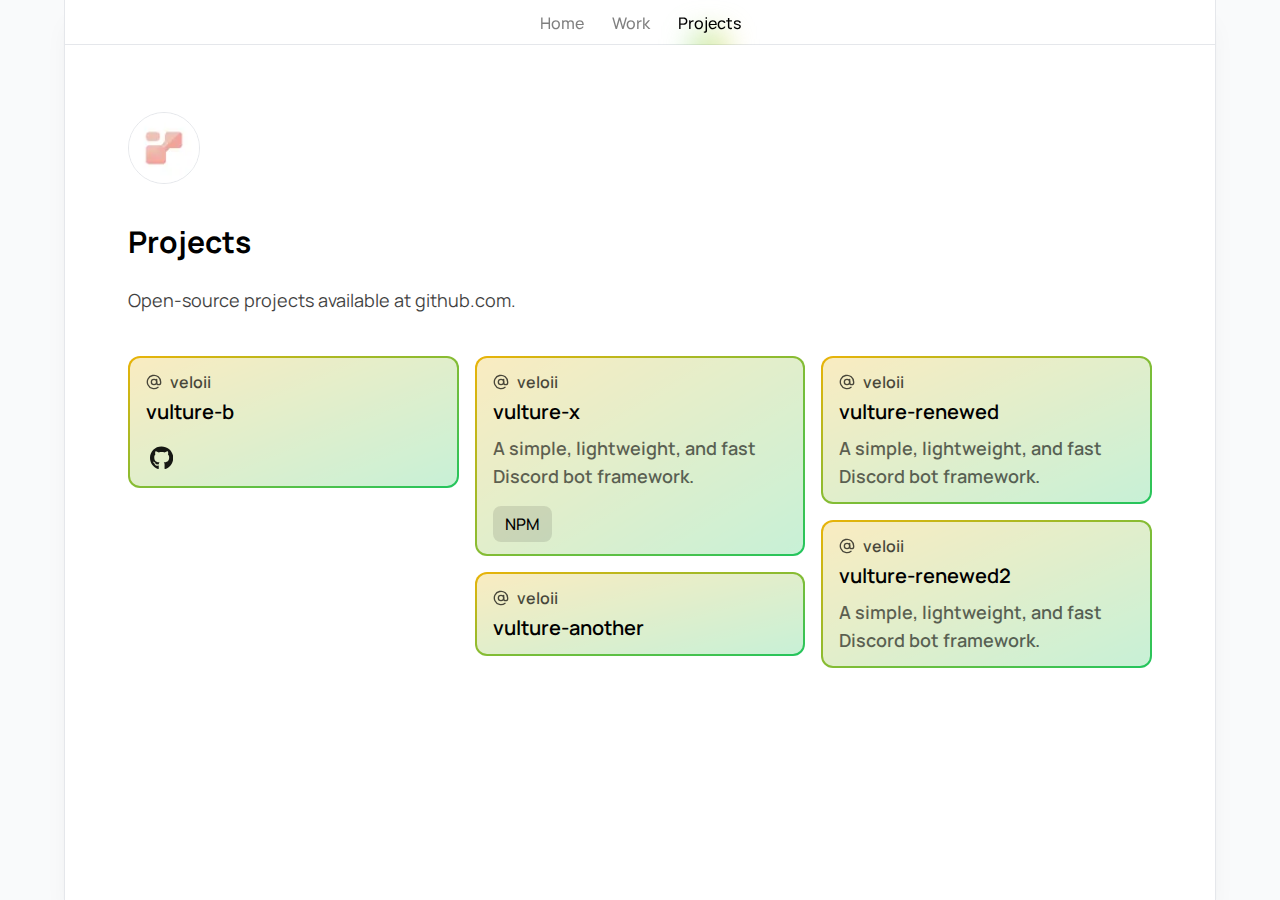
<file: projects/index.html>
<!DOCTYPE html><html lang="en"><head><meta charset="UTF-8"><meta name="description" content="Astro description"><meta name="viewport" content="width=device-width"><link rel="icon" type="image/svg+xml" href="/favicon.svg"><meta name="generator" content="Astro v3.2.2"><title>Welcome to Astro.</title><meta name="astro-view-transitions-enabled" content="true"><meta name="astro-view-transitions-fallback" content="animate"><link rel="stylesheet" href="/_astro/index.d6233dea.css" />
<style>@keyframes astroFadeInOut{0%{opacity:1}to{opacity:0}}@keyframes astroFadeIn{0%{opacity:0}}@keyframes astroFadeOut{to{opacity:0}}@keyframes astroSlideFromRight{0%{transform:translate(100%)}}@keyframes astroSlideFromLeft{0%{transform:translate(-100%)}}@keyframes astroSlideToRight{to{transform:translate(100%)}}@keyframes astroSlideToLeft{to{transform:translate(-100%)}}@media (prefers-reduced-motion){::view-transition-group(*),::view-transition-old(*),::view-transition-new(*){animation:none!important}[data-astro-transition-scope]{animation:none!important}}
</style><script type="module" src="/_astro/hoisted.4c254732.js"></script><style>[data-astro-transition-scope="astro-7g36kj3v-1"] { view-transition-name: vulture-b; }</style><style>[data-astro-transition-scope="astro-7g36kj3v-2"] { view-transition-name: vulture-x; }</style><style>[data-astro-transition-scope="astro-7g36kj3v-3"] { view-transition-name: vulture-another; }</style><style>[data-astro-transition-scope="astro-7g36kj3v-4"] { view-transition-name: vulture-renewed; }</style><style>[data-astro-transition-scope="astro-7g36kj3v-5"] { view-transition-name: vulture-renewed2; }</style><style>[data-astro-transition-scope="astro-p2otjhr2-6"] { view-transition-name: nav-key-; }</style><style>[data-astro-transition-scope="astro-p2otjhr2-7"] { view-transition-name: nav-key-_work; }</style><style>[data-astro-transition-scope="astro-p2otjhr2-8"] { view-transition-name: nav-key-_projects; }</style><style>[data-astro-transition-scope="astro-rvgpfvqh-9"] { view-transition-name: nav-key; }</style></head><body class="dark:bg-black bg-gray-50 flex justify-center dark:text-white"><main class="max-w-6xl flex justify-center w-full min-h-screen dark:bg-neutral-950 bg-white shadow-xl shadow-black/5 border-x dark:border-x-neutral-800"><div class="max-w-5xl space-y-8 xl:px-0 lg:px-5 md:px-10 px-5 w-full pb-24"><div id="header-root" class="left-0 w-full z-50 fixed rounded-full transition-all duration-500 ease-in-out" data-astro-cid-526kr6un><div id="header-wrapper" class="p-[1px] max-w-6xl mx-auto transition-all duration-500 ease-in-out overflow-hidden" data-astro-cid-526kr6un><div id="header" class="flex-row text-base justify-center font-medium dark:text-white/50 text-black/50 items-center px-8 flex gap-7 border-b dark:border-b-neutral-800 h-11 duration-500 transition-all ease-in-out" data-astro-cid-526kr6un><div class="relative h-full flex flex-col justify-center" data-astro-cid-526kr6un><a href="/" role="button" aria-label="Navigate to Home" class="cursor-pointer z-20 relative dark:text-white/50 text-black/50" data-astro-cid-526kr6un data-astro-transition-scope="astro-p2otjhr2-6">Home</a></div><div class="relative h-full flex flex-col justify-center" data-astro-cid-526kr6un><a href="/work" role="button" aria-label="Navigate to Work" class="cursor-pointer z-20 relative dark:text-white/50 text-black/50" data-astro-cid-526kr6un data-astro-transition-scope="astro-p2otjhr2-7">Work</a></div><div class="relative h-full flex flex-col justify-center" data-astro-cid-526kr6un><a href="/projects" role="button" aria-label="Navigate to Projects" class="cursor-pointer z-20 relative dark:text-white text-black" data-astro-cid-526kr6un data-astro-transition-scope="astro-p2otjhr2-8">Projects</a><div class="h-[45px] left-[-50px] bottom-[-1px] w-[calc(100%+100px)] absolute pointer-events-none z-10 overflow-hidden" data-astro-cid-526kr6un data-astro-transition-scope="astro-rvgpfvqh-9"><div class="bg-gradient-to-l dark:from-primary-600 dark:to-accent-600 from-primary-400 to-accent-400 blur-lg -bottom-5 absolute w-6 left-1/2 -translate-x-1/2 h-7" data-astro-cid-526kr6un></div></div></div></div></div></div><div class="pt-12"></div><div class="flex-col flex gap-10"><div><img src="/_astro/icon.ac4c6b6b_ZWcczO.webp" alt="Icon" class="rounded-full mb-10 dark:border-0 border" width="72" height="72" loading="lazy" decoding="async"><h2>Projects</h2><p class="text-lg mt-6 leading-8 max-w-2xl opacity-75">Open-source projects available at github.com.</p></div><div class="columns-xs gap-4"><div class="w-full pb-4"><div class="rounded-xl p-[2px] overflow-hidden bg-gradient-to-br from-primary-500 to-accent-500" data-astro-transition-scope="astro-7g36kj3v-1"><div class="rounded-[10px] py-3 px-4 bg-white/75 dark:bg-black/75"><div class="flex gap-2 items-center mb-1 opacity-70"><svg viewBox="0 0 24 24" class="h-4" astro-icon="feather:at-sign"><g fill="none" stroke="currentColor" stroke-linecap="round" stroke-linejoin="round" stroke-width="2"><circle cx="12" cy="12" r="4"/><path d="M16 8v5a3 3 0 0 0 6 0v-1a10 10 0 1 0-3.92 7.94"/></g></svg><p class="font-semibold">veloii</p></div><span class="font-semibold text-xl">vulture-b</span><div class="flex justify-between mt-4"><div class="flex gap-4 p-1"><a class="inline-flex items-center rounded-lg text-base font-medium dark:text-white text-black transition-opacity opacity-90 hover:opacity-70" href="https://example.com" target="_blank"><svg viewBox="0 0 496 512" class="h-6" astro-icon="fa-brands:github"><path fill="currentColor" d="M165.9 397.4c0 2-2.3 3.6-5.2 3.6-3.3.3-5.6-1.3-5.6-3.6 0-2 2.3-3.6 5.2-3.6 3-.3 5.6 1.3 5.6 3.6zm-31.1-4.5c-.7 2 1.3 4.3 4.3 4.9 2.6 1 5.6 0 6.2-2s-1.3-4.3-4.3-5.2c-2.6-.7-5.5.3-6.2 2.3zm44.2-1.7c-2.9.7-4.9 2.6-4.6 4.9.3 2 2.9 3.3 5.9 2.6 2.9-.7 4.9-2.6 4.6-4.6-.3-1.9-3-3.2-5.9-2.9zM244.8 8C106.1 8 0 113.3 0 252c0 110.9 69.8 205.8 169.5 239.2 12.8 2.3 17.3-5.6 17.3-12.1 0-6.2-.3-40.4-.3-61.4 0 0-70 15-84.7-29.8 0 0-11.4-29.1-27.8-36.6 0 0-22.9-15.7 1.6-15.4 0 0 24.9 2 38.6 25.8 21.9 38.6 58.6 27.5 72.9 20.9 2.3-16 8.8-27.1 16-33.7-55.9-6.2-112.3-14.3-112.3-110.5 0-27.5 7.6-41.3 23.6-58.9-2.6-6.5-11.1-33.3 2.6-67.9 20.9-6.5 69 27 69 27 20-5.6 41.5-8.5 62.8-8.5s42.8 2.9 62.8 8.5c0 0 48.1-33.6 69-27 13.7 34.7 5.2 61.4 2.6 67.9 16 17.7 25.8 31.5 25.8 58.9 0 96.5-58.9 104.2-114.8 110.5 9.2 7.9 17 22.9 17 46.4 0 33.7-.3 75.4-.3 83.6 0 6.5 4.6 14.4 17.3 12.1C428.2 457.8 496 362.9 496 252 496 113.3 383.5 8 244.8 8zM97.2 352.9c-1.3 1-1 3.3.7 5.2 1.6 1.6 3.9 2.3 5.2 1 1.3-1 1-3.3-.7-5.2-1.6-1.6-3.9-2.3-5.2-1zm-10.8-8.1c-.7 1.3.3 2.9 2.3 3.9 1.6 1 3.6.7 4.3-.7.7-1.3-.3-2.9-2.3-3.9-2-.6-3.6-.3-4.3.7zm32.4 35.6c-1.6 1.3-1 4.3 1.3 6.2 2.3 2.3 5.2 2.6 6.5 1 1.3-1.3.7-4.3-1.3-6.2-2.2-2.3-5.2-2.6-6.5-1zm-11.4-14.7c-1.6 1-1.6 3.6 0 5.9 1.6 2.3 4.3 3.3 5.6 2.3 1.6-1.3 1.6-3.9 0-6.2-1.4-2.3-4-3.3-5.6-2z"/></svg></a></div></div></div></div></div><div class="w-full pb-4"><div class="rounded-xl p-[2px] overflow-hidden bg-gradient-to-br from-primary-500 to-accent-500" data-astro-transition-scope="astro-7g36kj3v-2"><div class="rounded-[10px] py-3 px-4 bg-white/75 dark:bg-black/75"><div class="flex gap-2 items-center mb-1 opacity-70"><svg viewBox="0 0 24 24" class="h-4" astro-icon="feather:at-sign"><g fill="none" stroke="currentColor" stroke-linecap="round" stroke-linejoin="round" stroke-width="2"><circle cx="12" cy="12" r="4"/><path d="M16 8v5a3 3 0 0 0 6 0v-1a10 10 0 1 0-3.92 7.94"/></g></svg><p class="font-semibold">veloii</p></div><span class="font-semibold text-xl">vulture-x</span><p class="text-lg pt-2 font-semibold opacity-60">A simple, lightweight, and fast Discord bot framework.</p><div class="flex justify-between mt-4"><div class="flex gap-2"><a class="inline-flex items-center px-3 py-1.5 text-base font-medium dark:bg-white/10 dark:hover:bg-white/20 dark:text-white bg-black/10 hover:bg-black/20 text-black transition-colors false rounded-lg" href="https://example.com" target="_blank">NPM</a></div><div class="flex gap-4 p-1"></div></div></div></div></div><div class="w-full pb-4"><div class="rounded-xl p-[2px] overflow-hidden bg-gradient-to-br from-primary-500 to-accent-500" data-astro-transition-scope="astro-7g36kj3v-3"><div class="rounded-[10px] py-3 px-4 bg-white/75 dark:bg-black/75"><div class="flex gap-2 items-center mb-1 opacity-70"><svg viewBox="0 0 24 24" class="h-4" astro-icon="feather:at-sign"><g fill="none" stroke="currentColor" stroke-linecap="round" stroke-linejoin="round" stroke-width="2"><circle cx="12" cy="12" r="4"/><path d="M16 8v5a3 3 0 0 0 6 0v-1a10 10 0 1 0-3.92 7.94"/></g></svg><p class="font-semibold">veloii</p></div><span class="font-semibold text-xl">vulture-another</span></div></div></div><div class="w-full pb-4"><div class="rounded-xl p-[2px] overflow-hidden bg-gradient-to-br from-primary-500 to-accent-500" data-astro-transition-scope="astro-7g36kj3v-4"><div class="rounded-[10px] py-3 px-4 bg-white/75 dark:bg-black/75"><div class="flex gap-2 items-center mb-1 opacity-70"><svg viewBox="0 0 24 24" class="h-4" astro-icon="feather:at-sign"><g fill="none" stroke="currentColor" stroke-linecap="round" stroke-linejoin="round" stroke-width="2"><circle cx="12" cy="12" r="4"/><path d="M16 8v5a3 3 0 0 0 6 0v-1a10 10 0 1 0-3.92 7.94"/></g></svg><p class="font-semibold">veloii</p></div><span class="font-semibold text-xl">vulture-renewed</span><p class="text-lg pt-2 font-semibold opacity-60">A simple, lightweight, and fast Discord bot framework.</p></div></div></div><div class="w-full pb-4"><div class="rounded-xl p-[2px] overflow-hidden bg-gradient-to-br from-primary-500 to-accent-500" data-astro-transition-scope="astro-7g36kj3v-5"><div class="rounded-[10px] py-3 px-4 bg-white/75 dark:bg-black/75"><div class="flex gap-2 items-center mb-1 opacity-70"><svg viewBox="0 0 24 24" class="h-4" astro-icon="feather:at-sign"><g fill="none" stroke="currentColor" stroke-linecap="round" stroke-linejoin="round" stroke-width="2"><circle cx="12" cy="12" r="4"/><path d="M16 8v5a3 3 0 0 0 6 0v-1a10 10 0 1 0-3.92 7.94"/></g></svg><p class="font-semibold">veloii</p></div><span class="font-semibold text-xl">vulture-renewed2</span><p class="text-lg pt-2 font-semibold opacity-60">A simple, lightweight, and fast Discord bot framework.</p></div></div></div></div></div></div></main></body></html>
</file>
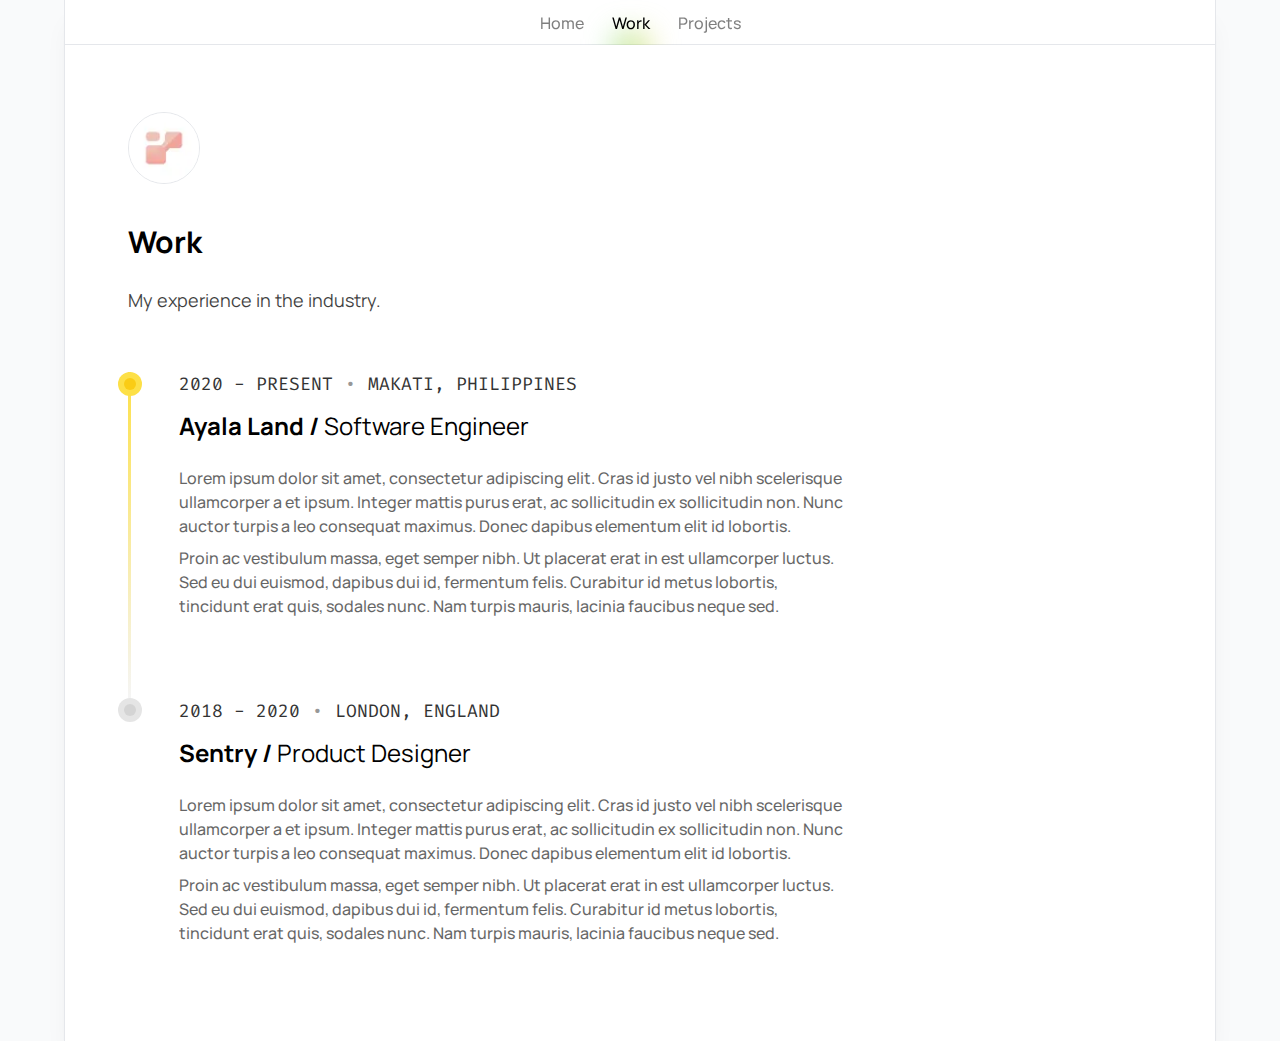
<file: work/index.html>
<!DOCTYPE html><html lang="en"><head><meta charset="UTF-8"><meta name="description" content="Astro description"><meta name="viewport" content="width=device-width"><link rel="icon" type="image/svg+xml" href="/favicon.svg"><meta name="generator" content="Astro v3.2.2"><title>Welcome to Astro.</title><meta name="astro-view-transitions-enabled" content="true"><meta name="astro-view-transitions-fallback" content="animate"><link rel="stylesheet" href="/_astro/index.d6233dea.css" />
<style>@keyframes astroFadeInOut{0%{opacity:1}to{opacity:0}}@keyframes astroFadeIn{0%{opacity:0}}@keyframes astroFadeOut{to{opacity:0}}@keyframes astroSlideFromRight{0%{transform:translate(100%)}}@keyframes astroSlideFromLeft{0%{transform:translate(-100%)}}@keyframes astroSlideToRight{to{transform:translate(100%)}}@keyframes astroSlideToLeft{to{transform:translate(-100%)}}@media (prefers-reduced-motion){::view-transition-group(*),::view-transition-old(*),::view-transition-new(*){animation:none!important}[data-astro-transition-scope]{animation:none!important}}
</style><script type="module" src="/_astro/hoisted.4c254732.js"></script><style>[data-astro-transition-scope="astro-p2otjhr2-1"] { view-transition-name: nav-key-; }</style><style>[data-astro-transition-scope="astro-p2otjhr2-2"] { view-transition-name: nav-key-_work; }</style><style>[data-astro-transition-scope="astro-rvgpfvqh-3"] { view-transition-name: nav-key; }</style><style>[data-astro-transition-scope="astro-p2otjhr2-4"] { view-transition-name: nav-key-_projects; }</style></head><body class="dark:bg-black bg-gray-50 flex justify-center dark:text-white"><main class="max-w-6xl flex justify-center w-full min-h-screen dark:bg-neutral-950 bg-white shadow-xl shadow-black/5 border-x dark:border-x-neutral-800"><div class="max-w-5xl space-y-8 xl:px-0 lg:px-5 md:px-10 px-5 w-full pb-24"><div id="header-root" class="left-0 w-full z-50 fixed rounded-full transition-all duration-500 ease-in-out" data-astro-cid-526kr6un><div id="header-wrapper" class="p-[1px] max-w-6xl mx-auto transition-all duration-500 ease-in-out overflow-hidden" data-astro-cid-526kr6un><div id="header" class="flex-row text-base justify-center font-medium dark:text-white/50 text-black/50 items-center px-8 flex gap-7 border-b dark:border-b-neutral-800 h-11 duration-500 transition-all ease-in-out" data-astro-cid-526kr6un><div class="relative h-full flex flex-col justify-center" data-astro-cid-526kr6un><a href="/" role="button" aria-label="Navigate to Home" class="cursor-pointer z-20 relative dark:text-white/50 text-black/50" data-astro-cid-526kr6un data-astro-transition-scope="astro-p2otjhr2-1">Home</a></div><div class="relative h-full flex flex-col justify-center" data-astro-cid-526kr6un><a href="/work" role="button" aria-label="Navigate to Work" class="cursor-pointer z-20 relative dark:text-white text-black" data-astro-cid-526kr6un data-astro-transition-scope="astro-p2otjhr2-2">Work</a><div class="h-[45px] left-[-50px] bottom-[-1px] w-[calc(100%+100px)] absolute pointer-events-none z-10 overflow-hidden" data-astro-cid-526kr6un data-astro-transition-scope="astro-rvgpfvqh-3"><div class="bg-gradient-to-l dark:from-primary-600 dark:to-accent-600 from-primary-400 to-accent-400 blur-lg -bottom-5 absolute w-6 left-1/2 -translate-x-1/2 h-7" data-astro-cid-526kr6un></div></div></div><div class="relative h-full flex flex-col justify-center" data-astro-cid-526kr6un><a href="/projects" role="button" aria-label="Navigate to Projects" class="cursor-pointer z-20 relative dark:text-white/50 text-black/50" data-astro-cid-526kr6un data-astro-transition-scope="astro-p2otjhr2-4">Projects</a></div></div></div></div><div class="pt-12"></div><div class="flex-col flex gap-10"><div><img src="/_astro/icon.ac4c6b6b_ZWcczO.webp" alt="Icon" class="rounded-full mb-10 dark:border-0 border" width="72" height="72" loading="lazy" decoding="async"><h2>Work</h2><p class="text-lg mt-6 leading-8 max-w-2xl opacity-75">My experience in the industry.</p></div><div class="pt-4"><div class="flex gap-6 md:gap-12 relative"><div class="flex-grow min-w-[3px] max-w-[3px] flex justify-center items-start from-primary-300 to-neutral-100 dark:from-primary-900 dark:to-neutral-800 bg-gradient-to-b"><div class="h-6 w-6 absolute rounded-full grid place-content-center bg-primary-300 dark:bg-primary-900"><div class="h-3 w-3 rounded-full bg-primary-400 dark:bg-primary-500"></div></div></div><div class="pb-20"><h5 class="font-mono font-normal text-sm sm:text-base md:text-lg mt-[.1rem] uppercase md:-mt-[.1rem] mb-3 opacity-80">2020 - Present<span class="opacity-50 mx-3">•</span>Makati, Philippines</h5><div class="md:block hidden"><h3 class="font-normal"><span class="font-bold">Ayala Land / </span>Software Engineer</h3></div><div class="md:hidden"><h3 class="font-normal"><span class="font-bold">Ayala Land</span></h3><h3 class="font-normal">Software Engineer</h3></div><div class="space-y-2 max-w-2xl opacity-60 font-medium pt-6"><p>Lorem ipsum dolor sit amet, consectetur adipiscing elit. Cras id justo vel nibh scelerisque ullamcorper a et ipsum. Integer mattis purus erat, ac sollicitudin ex sollicitudin non. Nunc auctor turpis a leo consequat maximus. Donec dapibus elementum elit id lobortis.</p><p>Proin ac vestibulum massa, eget semper nibh. Ut placerat erat in est ullamcorper luctus. Sed eu dui euismod, dapibus dui id, fermentum felis. Curabitur id metus lobortis, tincidunt erat quis, sodales nunc. Nam turpis mauris, lacinia faucibus neque sed.</p></div></div></div><div class="flex gap-6 md:gap-12 relative"><div class="flex-grow min-w-[3px] max-w-[3px] flex justify-center items-start"><div class="h-6 w-6 absolute rounded-full grid place-content-center dark:bg-neutral-800 bg-neutral-200"><div class="h-3 w-3 rounded-full dark:bg-neutral-700 bg-neutral-300"></div></div></div><div><h5 class="font-mono font-normal text-sm sm:text-base md:text-lg mt-[.1rem] uppercase md:-mt-[.1rem] mb-3 opacity-80">2018 - 2020<span class="opacity-50 mx-3">•</span>London, England</h5><div class="md:block hidden"><h3 class="font-normal"><span class="font-bold">Sentry / </span>Product Designer</h3></div><div class="md:hidden"><h3 class="font-normal"><span class="font-bold">Sentry</span></h3><h3 class="font-normal">Product Designer</h3></div><div class="space-y-2 max-w-2xl opacity-60 font-medium pt-6"><p>Lorem ipsum dolor sit amet, consectetur adipiscing elit. Cras id justo vel nibh scelerisque ullamcorper a et ipsum. Integer mattis purus erat, ac sollicitudin ex sollicitudin non. Nunc auctor turpis a leo consequat maximus. Donec dapibus elementum elit id lobortis.</p><p>Proin ac vestibulum massa, eget semper nibh. Ut placerat erat in est ullamcorper luctus. Sed eu dui euismod, dapibus dui id, fermentum felis. Curabitur id metus lobortis, tincidunt erat quis, sodales nunc. Nam turpis mauris, lacinia faucibus neque sed.</p></div></div></div></div></div></div></main></body></html>
</file>
<file: _astro/index.d6233dea.css>
@font-face{font-family:Manrope;font-style:normal;font-display:swap;font-weight:200;src:url(/_astro/manrope-latin-200-normal.30e5bf94.woff2) format("woff2"),url(/_astro/manrope-latin-200-normal.73984a06.woff) format("woff")}@font-face{font-family:Manrope;font-style:normal;font-display:swap;font-weight:300;src:url(/_astro/manrope-latin-300-normal.ec58e8aa.woff2) format("woff2"),url(/_astro/manrope-latin-300-normal.be5fb229.woff) format("woff")}@font-face{font-family:Manrope;font-style:normal;font-display:swap;font-weight:400;src:url(/_astro/manrope-latin-400-normal.87b933c1.woff2) format("woff2"),url(/_astro/manrope-latin-400-normal.b90aafb6.woff) format("woff")}@font-face{font-family:Manrope;font-style:normal;font-display:swap;font-weight:500;src:url(/_astro/manrope-latin-500-normal.43974f76.woff2) format("woff2"),url(/_astro/manrope-latin-500-normal.5489162c.woff) format("woff")}@font-face{font-family:Manrope;font-style:normal;font-display:swap;font-weight:600;src:url(/_astro/manrope-latin-600-normal.4b52f2bf.woff2) format("woff2"),url(/_astro/manrope-latin-600-normal.348168aa.woff) format("woff")}@font-face{font-family:Manrope;font-style:normal;font-display:swap;font-weight:700;src:url(/_astro/manrope-latin-700-normal.a97cf33c.woff2) format("woff2"),url(/_astro/manrope-latin-700-normal.368315fd.woff) format("woff")}@font-face{font-family:Manrope;font-style:normal;font-display:swap;font-weight:800;src:url(/_astro/manrope-latin-800-normal.2c93dbed.woff2) format("woff2"),url(/_astro/manrope-latin-800-normal.4ba5eb12.woff) format("woff")}@font-face{font-family:Fira Code;font-style:normal;font-display:swap;font-weight:300;src:url(/_astro/fira-code-latin-300-normal.cb9db9ee.woff2) format("woff2"),url(/_astro/fira-code-latin-300-normal.5e5431fc.woff) format("woff")}@font-face{font-family:Fira Code;font-style:normal;font-display:swap;font-weight:400;src:url(/_astro/fira-code-latin-400-normal.5246d691.woff2) format("woff2"),url(/_astro/fira-code-latin-400-normal.6abd7d2d.woff) format("woff")}@font-face{font-family:Fira Code;font-style:normal;font-display:swap;font-weight:500;src:url(/_astro/fira-code-latin-500-normal.d83d5e41.woff2) format("woff2"),url(/_astro/fira-code-latin-500-normal.202b80a4.woff) format("woff")}@font-face{font-family:Fira Code;font-style:normal;font-display:swap;font-weight:600;src:url(/_astro/fira-code-latin-600-normal.035afc98.woff2) format("woff2"),url(/_astro/fira-code-latin-600-normal.13bba70a.woff) format("woff")}@font-face{font-family:Fira Code;font-style:normal;font-display:swap;font-weight:700;src:url(/_astro/fira-code-latin-700-normal.dde68c29.woff2) format("woff2"),url(/_astro/fira-code-latin-700-normal.f1969593.woff) format("woff")}*,:before,:after{box-sizing:border-box;border-width:0;border-style:solid;border-color:#e5e7eb}:before,:after{--tw-content: ""}html{line-height:1.5;-webkit-text-size-adjust:100%;-moz-tab-size:4;-o-tab-size:4;tab-size:4;font-family:Manrope,ui-sans-serif,system-ui,-apple-system,BlinkMacSystemFont,Segoe UI,Roboto,Helvetica Neue,Arial,Noto Sans,sans-serif,"Apple Color Emoji","Segoe UI Emoji",Segoe UI Symbol,"Noto Color Emoji";font-feature-settings:normal;font-variation-settings:normal}body{margin:0;line-height:inherit}hr{height:0;color:inherit;border-top-width:1px}abbr:where([title]){-webkit-text-decoration:underline dotted;text-decoration:underline dotted}h1,h2,h3,h4,h5,h6{font-size:inherit;font-weight:inherit}a{color:inherit;text-decoration:inherit}b,strong{font-weight:bolder}code,kbd,samp,pre{font-family:Fira Code,ui-monospace,SFMono-Regular,Menlo,Monaco,Consolas,Liberation Mono,Courier New,monospace;font-size:1em}small{font-size:80%}sub,sup{font-size:75%;line-height:0;position:relative;vertical-align:baseline}sub{bottom:-.25em}sup{top:-.5em}table{text-indent:0;border-color:inherit;border-collapse:collapse}button,input,optgroup,select,textarea{font-family:inherit;font-feature-settings:inherit;font-variation-settings:inherit;font-size:100%;font-weight:inherit;line-height:inherit;color:inherit;margin:0;padding:0}button,select{text-transform:none}button,[type=button],[type=reset],[type=submit]{-webkit-appearance:button;background-color:transparent;background-image:none}:-moz-focusring{outline:auto}:-moz-ui-invalid{box-shadow:none}progress{vertical-align:baseline}::-webkit-inner-spin-button,::-webkit-outer-spin-button{height:auto}[type=search]{-webkit-appearance:textfield;outline-offset:-2px}::-webkit-search-decoration{-webkit-appearance:none}::-webkit-file-upload-button{-webkit-appearance:button;font:inherit}summary{display:list-item}blockquote,dl,dd,h1,h2,h3,h4,h5,h6,hr,figure,p,pre{margin:0}fieldset{margin:0;padding:0}legend{padding:0}ol,ul,menu{list-style:none;margin:0;padding:0}dialog{padding:0}textarea{resize:vertical}input::-moz-placeholder,textarea::-moz-placeholder{opacity:1;color:#9ca3af}input::placeholder,textarea::placeholder{opacity:1;color:#9ca3af}button,[role=button]{cursor:pointer}:disabled{cursor:default}img,svg,video,canvas,audio,iframe,embed,object{display:block;vertical-align:middle}img,video{max-width:100%;height:auto}[hidden]{display:none}h1{font-size:1.875rem!important;line-height:2.25rem!important;font-weight:700!important}@media (min-width: 768px){h1{font-size:2.25rem!important;line-height:2.5rem!important}}h2{font-size:1.5rem!important;line-height:2rem!important;font-weight:700!important}@media (min-width: 768px){h2{font-size:1.875rem!important;line-height:2.25rem!important}}h3{font-size:1.25rem!important;line-height:1.75rem!important;font-weight:700!important}@media (min-width: 768px){h3{font-size:1.5rem!important;line-height:2rem!important}}h4{font-size:1.125rem!important;line-height:1.75rem!important;font-weight:700!important}@media (min-width: 768px){h4{font-size:1.25rem!important;line-height:1.75rem!important}}*,:before,:after{--tw-border-spacing-x: 0;--tw-border-spacing-y: 0;--tw-translate-x: 0;--tw-translate-y: 0;--tw-rotate: 0;--tw-skew-x: 0;--tw-skew-y: 0;--tw-scale-x: 1;--tw-scale-y: 1;--tw-pan-x: ;--tw-pan-y: ;--tw-pinch-zoom: ;--tw-scroll-snap-strictness: proximity;--tw-gradient-from-position: ;--tw-gradient-via-position: ;--tw-gradient-to-position: ;--tw-ordinal: ;--tw-slashed-zero: ;--tw-numeric-figure: ;--tw-numeric-spacing: ;--tw-numeric-fraction: ;--tw-ring-inset: ;--tw-ring-offset-width: 0px;--tw-ring-offset-color: #fff;--tw-ring-color: rgb(59 130 246 / .5);--tw-ring-offset-shadow: 0 0 #0000;--tw-ring-shadow: 0 0 #0000;--tw-shadow: 0 0 #0000;--tw-shadow-colored: 0 0 #0000;--tw-blur: ;--tw-brightness: ;--tw-contrast: ;--tw-grayscale: ;--tw-hue-rotate: ;--tw-invert: ;--tw-saturate: ;--tw-sepia: ;--tw-drop-shadow: ;--tw-backdrop-blur: ;--tw-backdrop-brightness: ;--tw-backdrop-contrast: ;--tw-backdrop-grayscale: ;--tw-backdrop-hue-rotate: ;--tw-backdrop-invert: ;--tw-backdrop-opacity: ;--tw-backdrop-saturate: ;--tw-backdrop-sepia: }::backdrop{--tw-border-spacing-x: 0;--tw-border-spacing-y: 0;--tw-translate-x: 0;--tw-translate-y: 0;--tw-rotate: 0;--tw-skew-x: 0;--tw-skew-y: 0;--tw-scale-x: 1;--tw-scale-y: 1;--tw-pan-x: ;--tw-pan-y: ;--tw-pinch-zoom: ;--tw-scroll-snap-strictness: proximity;--tw-gradient-from-position: ;--tw-gradient-via-position: ;--tw-gradient-to-position: ;--tw-ordinal: ;--tw-slashed-zero: ;--tw-numeric-figure: ;--tw-numeric-spacing: ;--tw-numeric-fraction: ;--tw-ring-inset: ;--tw-ring-offset-width: 0px;--tw-ring-offset-color: #fff;--tw-ring-color: rgb(59 130 246 / .5);--tw-ring-offset-shadow: 0 0 #0000;--tw-ring-shadow: 0 0 #0000;--tw-shadow: 0 0 #0000;--tw-shadow-colored: 0 0 #0000;--tw-blur: ;--tw-brightness: ;--tw-contrast: ;--tw-grayscale: ;--tw-hue-rotate: ;--tw-invert: ;--tw-saturate: ;--tw-sepia: ;--tw-drop-shadow: ;--tw-backdrop-blur: ;--tw-backdrop-brightness: ;--tw-backdrop-contrast: ;--tw-backdrop-grayscale: ;--tw-backdrop-hue-rotate: ;--tw-backdrop-invert: ;--tw-backdrop-opacity: ;--tw-backdrop-saturate: ;--tw-backdrop-sepia: }.prose{color:var(--tw-prose-body);max-width:65ch}.prose :where(p):not(:where([class~=not-prose],[class~=not-prose] *)){margin-top:1.25em;margin-bottom:1.25em}.prose :where([class~=lead]):not(:where([class~=not-prose],[class~=not-prose] *)){color:var(--tw-prose-lead);font-size:1.25em;line-height:1.6;margin-top:1.2em;margin-bottom:1.2em}.prose :where(a):not(:where([class~=not-prose],[class~=not-prose] *)){color:var(--tw-prose-links);text-decoration:underline;font-weight:500}.prose :where(strong):not(:where([class~=not-prose],[class~=not-prose] *)){color:var(--tw-prose-bold);font-weight:600}.prose :where(a strong):not(:where([class~=not-prose],[class~=not-prose] *)){color:inherit}.prose :where(blockquote strong):not(:where([class~=not-prose],[class~=not-prose] *)){color:inherit}.prose :where(thead th strong):not(:where([class~=not-prose],[class~=not-prose] *)){color:inherit}.prose :where(ol):not(:where([class~=not-prose],[class~=not-prose] *)){list-style-type:decimal;margin-top:1.25em;margin-bottom:1.25em;padding-left:1.625em}.prose :where(ol[type=A]):not(:where([class~=not-prose],[class~=not-prose] *)){list-style-type:upper-alpha}.prose :where(ol[type=a]):not(:where([class~=not-prose],[class~=not-prose] *)){list-style-type:lower-alpha}.prose :where(ol[type=A s]):not(:where([class~=not-prose],[class~=not-prose] *)){list-style-type:upper-alpha}.prose :where(ol[type=a s]):not(:where([class~=not-prose],[class~=not-prose] *)){list-style-type:lower-alpha}.prose :where(ol[type=I]):not(:where([class~=not-prose],[class~=not-prose] *)){list-style-type:upper-roman}.prose :where(ol[type=i]):not(:where([class~=not-prose],[class~=not-prose] *)){list-style-type:lower-roman}.prose :where(ol[type=I s]):not(:where([class~=not-prose],[class~=not-prose] *)){list-style-type:upper-roman}.prose :where(ol[type=i s]):not(:where([class~=not-prose],[class~=not-prose] *)){list-style-type:lower-roman}.prose :where(ol[type="1"]):not(:where([class~=not-prose],[class~=not-prose] *)){list-style-type:decimal}.prose :where(ul):not(:where([class~=not-prose],[class~=not-prose] *)){list-style-type:disc;margin-top:1.25em;margin-bottom:1.25em;padding-left:1.625em}.prose :where(ol>li):not(:where([class~=not-prose],[class~=not-prose] *))::marker{font-weight:400;color:var(--tw-prose-counters)}.prose :where(ul>li):not(:where([class~=not-prose],[class~=not-prose] *))::marker{color:var(--tw-prose-bullets)}.prose :where(dt):not(:where([class~=not-prose],[class~=not-prose] *)){color:var(--tw-prose-headings);font-weight:600;margin-top:1.25em}.prose :where(hr):not(:where([class~=not-prose],[class~=not-prose] *)){border-color:var(--tw-prose-hr);border-top-width:1px;margin-top:3em;margin-bottom:3em}.prose :where(blockquote):not(:where([class~=not-prose],[class~=not-prose] *)){font-weight:500;font-style:italic;color:var(--tw-prose-quotes);border-left-width:.25rem;border-left-color:var(--tw-prose-quote-borders);quotes:"“""”""‘""’";margin-top:1.6em;margin-bottom:1.6em;padding-left:1em}.prose :where(blockquote p:first-of-type):not(:where([class~=not-prose],[class~=not-prose] *)):before{content:open-quote}.prose :where(blockquote p:last-of-type):not(:where([class~=not-prose],[class~=not-prose] *)):after{content:close-quote}.prose :where(h1):not(:where([class~=not-prose],[class~=not-prose] *)){color:var(--tw-prose-headings);font-weight:800;font-size:2.25em;margin-top:0;margin-bottom:.8888889em;line-height:1.1111111}.prose :where(h1 strong):not(:where([class~=not-prose],[class~=not-prose] *)){font-weight:900;color:inherit}.prose :where(h2):not(:where([class~=not-prose],[class~=not-prose] *)){color:var(--tw-prose-headings);font-weight:700;font-size:1.5em;margin-top:2em;margin-bottom:1em;line-height:1.3333333}.prose :where(h2 strong):not(:where([class~=not-prose],[class~=not-prose] *)){font-weight:800;color:inherit}.prose :where(h3):not(:where([class~=not-prose],[class~=not-prose] *)){color:var(--tw-prose-headings);font-weight:600;font-size:1.25em;margin-top:1.6em;margin-bottom:.6em;line-height:1.6}.prose :where(h3 strong):not(:where([class~=not-prose],[class~=not-prose] *)){font-weight:700;color:inherit}.prose :where(h4):not(:where([class~=not-prose],[class~=not-prose] *)){color:var(--tw-prose-headings);font-weight:600;margin-top:1.5em;margin-bottom:.5em;line-height:1.5}.prose :where(h4 strong):not(:where([class~=not-prose],[class~=not-prose] *)){font-weight:700;color:inherit}.prose :where(img):not(:where([class~=not-prose],[class~=not-prose] *)){margin-top:2em;margin-bottom:2em}.prose :where(picture):not(:where([class~=not-prose],[class~=not-prose] *)){display:block;margin-top:2em;margin-bottom:2em}.prose :where(kbd):not(:where([class~=not-prose],[class~=not-prose] *)){font-weight:500;font-family:inherit;color:var(--tw-prose-kbd);box-shadow:0 0 0 1px rgb(var(--tw-prose-kbd-shadows) / 10%),0 3px 0 rgb(var(--tw-prose-kbd-shadows) / 10%);font-size:.875em;border-radius:.3125rem;padding:.1875em .375em}.prose :where(code):not(:where([class~=not-prose],[class~=not-prose] *)){color:var(--tw-prose-code);font-weight:600;font-size:.875em}.prose :where(code):not(:where([class~=not-prose],[class~=not-prose] *)):before{content:"`"}.prose :where(code):not(:where([class~=not-prose],[class~=not-prose] *)):after{content:"`"}.prose :where(a code):not(:where([class~=not-prose],[class~=not-prose] *)){color:inherit}.prose :where(h1 code):not(:where([class~=not-prose],[class~=not-prose] *)){color:inherit}.prose :where(h2 code):not(:where([class~=not-prose],[class~=not-prose] *)){color:inherit;font-size:.875em}.prose :where(h3 code):not(:where([class~=not-prose],[class~=not-prose] *)){color:inherit;font-size:.9em}.prose :where(h4 code):not(:where([class~=not-prose],[class~=not-prose] *)){color:inherit}.prose :where(blockquote code):not(:where([class~=not-prose],[class~=not-prose] *)){color:inherit}.prose :where(thead th code):not(:where([class~=not-prose],[class~=not-prose] *)){color:inherit}.prose :where(pre):not(:where([class~=not-prose],[class~=not-prose] *)){color:var(--tw-prose-pre-code);background-color:var(--tw-prose-pre-bg);overflow-x:auto;font-weight:400;font-size:.875em;line-height:1.7142857;margin-top:1.7142857em;margin-bottom:1.7142857em;border-radius:.375rem;padding:.8571429em 1.1428571em}.prose :where(pre code):not(:where([class~=not-prose],[class~=not-prose] *)){background-color:transparent;border-width:0;border-radius:0;padding:0;font-weight:inherit;color:inherit;font-size:inherit;font-family:inherit;line-height:inherit}.prose :where(pre code):not(:where([class~=not-prose],[class~=not-prose] *)):before{content:none}.prose :where(pre code):not(:where([class~=not-prose],[class~=not-prose] *)):after{content:none}.prose :where(table):not(:where([class~=not-prose],[class~=not-prose] *)){width:100%;table-layout:auto;text-align:left;margin-top:2em;margin-bottom:2em;font-size:.875em;line-height:1.7142857}.prose :where(thead):not(:where([class~=not-prose],[class~=not-prose] *)){border-bottom-width:1px;border-bottom-color:var(--tw-prose-th-borders)}.prose :where(thead th):not(:where([class~=not-prose],[class~=not-prose] *)){color:var(--tw-prose-headings);font-weight:600;vertical-align:bottom;padding-right:.5714286em;padding-bottom:.5714286em;padding-left:.5714286em}.prose :where(tbody tr):not(:where([class~=not-prose],[class~=not-prose] *)){border-bottom-width:1px;border-bottom-color:var(--tw-prose-td-borders)}.prose :where(tbody tr:last-child):not(:where([class~=not-prose],[class~=not-prose] *)){border-bottom-width:0}.prose :where(tbody td):not(:where([class~=not-prose],[class~=not-prose] *)){vertical-align:baseline}.prose :where(tfoot):not(:where([class~=not-prose],[class~=not-prose] *)){border-top-width:1px;border-top-color:var(--tw-prose-th-borders)}.prose :where(tfoot td):not(:where([class~=not-prose],[class~=not-prose] *)){vertical-align:top}.prose :where(figure>*):not(:where([class~=not-prose],[class~=not-prose] *)){margin-top:0;margin-bottom:0}.prose :where(figcaption):not(:where([class~=not-prose],[class~=not-prose] *)){color:var(--tw-prose-captions);font-size:.875em;line-height:1.4285714;margin-top:.8571429em}.prose{--tw-prose-body: #374151;--tw-prose-headings: #111827;--tw-prose-lead: #4b5563;--tw-prose-links: #111827;--tw-prose-bold: #111827;--tw-prose-counters: #6b7280;--tw-prose-bullets: #d1d5db;--tw-prose-hr: #e5e7eb;--tw-prose-quotes: #111827;--tw-prose-quote-borders: #e5e7eb;--tw-prose-captions: #6b7280;--tw-prose-kbd: #111827;--tw-prose-kbd-shadows: 17 24 39;--tw-prose-code: #111827;--tw-prose-pre-code: #e5e7eb;--tw-prose-pre-bg: #1f2937;--tw-prose-th-borders: #d1d5db;--tw-prose-td-borders: #e5e7eb;--tw-prose-invert-body: #d1d5db;--tw-prose-invert-headings: #fff;--tw-prose-invert-lead: #9ca3af;--tw-prose-invert-links: #fff;--tw-prose-invert-bold: #fff;--tw-prose-invert-counters: #9ca3af;--tw-prose-invert-bullets: #4b5563;--tw-prose-invert-hr: #374151;--tw-prose-invert-quotes: #f3f4f6;--tw-prose-invert-quote-borders: #374151;--tw-prose-invert-captions: #9ca3af;--tw-prose-invert-kbd: #fff;--tw-prose-invert-kbd-shadows: 255 255 255;--tw-prose-invert-code: #fff;--tw-prose-invert-pre-code: #d1d5db;--tw-prose-invert-pre-bg: rgb(0 0 0 / 50%);--tw-prose-invert-th-borders: #4b5563;--tw-prose-invert-td-borders: #374151;font-size:1rem;line-height:1.75}.prose :where(picture>img):not(:where([class~=not-prose],[class~=not-prose] *)){margin-top:0;margin-bottom:0}.prose :where(video):not(:where([class~=not-prose],[class~=not-prose] *)){margin-top:2em;margin-bottom:2em}.prose :where(li):not(:where([class~=not-prose],[class~=not-prose] *)){margin-top:.5em;margin-bottom:.5em}.prose :where(ol>li):not(:where([class~=not-prose],[class~=not-prose] *)){padding-left:.375em}.prose :where(ul>li):not(:where([class~=not-prose],[class~=not-prose] *)){padding-left:.375em}.prose :where(.prose>ul>li p):not(:where([class~=not-prose],[class~=not-prose] *)){margin-top:.75em;margin-bottom:.75em}.prose :where(.prose>ul>li>*:first-child):not(:where([class~=not-prose],[class~=not-prose] *)){margin-top:1.25em}.prose :where(.prose>ul>li>*:last-child):not(:where([class~=not-prose],[class~=not-prose] *)){margin-bottom:1.25em}.prose :where(.prose>ol>li>*:first-child):not(:where([class~=not-prose],[class~=not-prose] *)){margin-top:1.25em}.prose :where(.prose>ol>li>*:last-child):not(:where([class~=not-prose],[class~=not-prose] *)){margin-bottom:1.25em}.prose :where(ul ul,ul ol,ol ul,ol ol):not(:where([class~=not-prose],[class~=not-prose] *)){margin-top:.75em;margin-bottom:.75em}.prose :where(dl):not(:where([class~=not-prose],[class~=not-prose] *)){margin-top:1.25em;margin-bottom:1.25em}.prose :where(dd):not(:where([class~=not-prose],[class~=not-prose] *)){margin-top:.5em;padding-left:1.625em}.prose :where(hr+*):not(:where([class~=not-prose],[class~=not-prose] *)){margin-top:0}.prose :where(h2+*):not(:where([class~=not-prose],[class~=not-prose] *)){margin-top:0}.prose :where(h3+*):not(:where([class~=not-prose],[class~=not-prose] *)){margin-top:0}.prose :where(h4+*):not(:where([class~=not-prose],[class~=not-prose] *)){margin-top:0}.prose :where(thead th:first-child):not(:where([class~=not-prose],[class~=not-prose] *)){padding-left:0}.prose :where(thead th:last-child):not(:where([class~=not-prose],[class~=not-prose] *)){padding-right:0}.prose :where(tbody td,tfoot td):not(:where([class~=not-prose],[class~=not-prose] *)){padding:.5714286em}.prose :where(tbody td:first-child,tfoot td:first-child):not(:where([class~=not-prose],[class~=not-prose] *)){padding-left:0}.prose :where(tbody td:last-child,tfoot td:last-child):not(:where([class~=not-prose],[class~=not-prose] *)){padding-right:0}.prose :where(figure):not(:where([class~=not-prose],[class~=not-prose] *)){margin-top:2em;margin-bottom:2em}.prose :where(.prose>:first-child):not(:where([class~=not-prose],[class~=not-prose] *)){margin-top:0}.prose :where(.prose>:last-child):not(:where([class~=not-prose],[class~=not-prose] *)){margin-bottom:0}.prose-neutral{--tw-prose-body: #404040;--tw-prose-headings: #171717;--tw-prose-lead: #525252;--tw-prose-links: #171717;--tw-prose-bold: #171717;--tw-prose-counters: #737373;--tw-prose-bullets: #d4d4d4;--tw-prose-hr: #e5e5e5;--tw-prose-quotes: #171717;--tw-prose-quote-borders: #e5e5e5;--tw-prose-captions: #737373;--tw-prose-kbd: #171717;--tw-prose-kbd-shadows: 23 23 23;--tw-prose-code: #171717;--tw-prose-pre-code: #e5e5e5;--tw-prose-pre-bg: #262626;--tw-prose-th-borders: #d4d4d4;--tw-prose-td-borders: #e5e5e5;--tw-prose-invert-body: #d4d4d4;--tw-prose-invert-headings: #fff;--tw-prose-invert-lead: #a3a3a3;--tw-prose-invert-links: #fff;--tw-prose-invert-bold: #fff;--tw-prose-invert-counters: #a3a3a3;--tw-prose-invert-bullets: #525252;--tw-prose-invert-hr: #404040;--tw-prose-invert-quotes: #f5f5f5;--tw-prose-invert-quote-borders: #404040;--tw-prose-invert-captions: #a3a3a3;--tw-prose-invert-kbd: #fff;--tw-prose-invert-kbd-shadows: 255 255 255;--tw-prose-invert-code: #fff;--tw-prose-invert-pre-code: #d4d4d4;--tw-prose-invert-pre-bg: rgb(0 0 0 / 50%);--tw-prose-invert-th-borders: #525252;--tw-prose-invert-td-borders: #404040}.pointer-events-none{pointer-events:none!important}.fixed{position:fixed!important}.absolute{position:absolute!important}.relative{position:relative!important}.-bottom-5{bottom:-1.25rem!important}.bottom-\[-1px\]{bottom:-1px!important}.left-0{left:0!important}.left-1\/2{left:50%!important}.left-\[-50px\]{left:-50px!important}.right-auto{right:auto!important}.z-10{z-index:10!important}.z-20{z-index:20!important}.z-50{z-index:50!important}.mx-3{margin-left:.75rem!important;margin-right:.75rem!important}.mx-auto{margin-left:auto!important;margin-right:auto!important}.mb-1{margin-bottom:.25rem!important}.mb-10{margin-bottom:2.5rem!important}.mb-3{margin-bottom:.75rem!important}.ml-\[calc\(\(var\(--screen-width\)-var\(--width-offset\)\)\/-2\)\]{margin-left:calc((var(--screen-width) - var(--width-offset)) / -2)!important}.mt-4{margin-top:1rem!important}.mt-6{margin-top:1.5rem!important}.mt-\[\.1rem\]{margin-top:.1rem!important}.flex{display:flex!important}.inline-flex{display:inline-flex!important}.grid{display:grid!important}.hidden{display:none!important}.h-11{height:2.75rem!important}.h-12{height:3rem!important}.h-3{height:.75rem!important}.h-4{height:1rem!important}.h-6{height:1.5rem!important}.h-7{height:1.75rem!important}.h-8{height:2rem!important}.h-\[45px\]{height:45px!important}.h-full{height:100%!important}.max-h-\[300px\]{max-height:300px!important}.min-h-screen{min-height:100vh!important}.w-3{width:.75rem!important}.w-6{width:1.5rem!important}.w-\[calc\(100\%\+100px\)\]{width:calc(100% + 100px)!important}.w-\[calc\(var\(--screen-width\)-var\(--width-offset\)\)\]{width:calc(var(--screen-width) - var(--width-offset))!important}.w-full{width:100%!important}.min-w-\[3px\]{min-width:3px!important}.max-w-2xl{max-width:42rem!important}.max-w-5xl{max-width:64rem!important}.max-w-6xl{max-width:72rem!important}.max-w-\[3px\]{max-width:3px!important}.flex-shrink-0{flex-shrink:0!important}.flex-grow{flex-grow:1!important}.-translate-x-1\/2{--tw-translate-x: -50% !important;transform:translate(var(--tw-translate-x),var(--tw-translate-y)) rotate(var(--tw-rotate)) skew(var(--tw-skew-x)) skewY(var(--tw-skew-y)) scaleX(var(--tw-scale-x)) scaleY(var(--tw-scale-y))!important}.cursor-pointer{cursor:pointer!important}.columns-xs{-moz-columns:20rem!important;columns:20rem!important}.flex-row{flex-direction:row!important}.flex-col{flex-direction:column!important}.place-content-center{place-content:center!important}.items-start{align-items:flex-start!important}.items-center{align-items:center!important}.justify-center{justify-content:center!important}.justify-between{justify-content:space-between!important}.gap-10{gap:2.5rem!important}.gap-16{gap:4rem!important}.gap-2{gap:.5rem!important}.gap-4{gap:1rem!important}.gap-5{gap:1.25rem!important}.gap-6{gap:1.5rem!important}.gap-7{gap:1.75rem!important}.space-y-2>:not([hidden])~:not([hidden]){--tw-space-y-reverse: 0 !important;margin-top:calc(.5rem * calc(1 - var(--tw-space-y-reverse)))!important;margin-bottom:calc(.5rem * var(--tw-space-y-reverse))!important}.space-y-3>:not([hidden])~:not([hidden]){--tw-space-y-reverse: 0 !important;margin-top:calc(.75rem * calc(1 - var(--tw-space-y-reverse)))!important;margin-bottom:calc(.75rem * var(--tw-space-y-reverse))!important}.space-y-32>:not([hidden])~:not([hidden]){--tw-space-y-reverse: 0 !important;margin-top:calc(8rem * calc(1 - var(--tw-space-y-reverse)))!important;margin-bottom:calc(8rem * var(--tw-space-y-reverse))!important}.space-y-4>:not([hidden])~:not([hidden]){--tw-space-y-reverse: 0 !important;margin-top:calc(1rem * calc(1 - var(--tw-space-y-reverse)))!important;margin-bottom:calc(1rem * var(--tw-space-y-reverse))!important}.space-y-5>:not([hidden])~:not([hidden]){--tw-space-y-reverse: 0 !important;margin-top:calc(1.25rem * calc(1 - var(--tw-space-y-reverse)))!important;margin-bottom:calc(1.25rem * var(--tw-space-y-reverse))!important}.space-y-6>:not([hidden])~:not([hidden]){--tw-space-y-reverse: 0 !important;margin-top:calc(1.5rem * calc(1 - var(--tw-space-y-reverse)))!important;margin-bottom:calc(1.5rem * var(--tw-space-y-reverse))!important}.space-y-8>:not([hidden])~:not([hidden]){--tw-space-y-reverse: 0 !important;margin-top:calc(2rem * calc(1 - var(--tw-space-y-reverse)))!important;margin-bottom:calc(2rem * var(--tw-space-y-reverse))!important}.overflow-hidden{overflow:hidden!important}.rounded{border-radius:.25rem!important}.rounded-\[10px\]{border-radius:10px!important}.rounded-\[50px\]{border-radius:50px!important}.rounded-full{border-radius:9999px!important}.rounded-lg{border-radius:.5rem!important}.rounded-xl{border-radius:.75rem!important}.rounded-l{border-top-left-radius:.25rem!important;border-bottom-left-radius:.25rem!important}.rounded-r{border-top-right-radius:.25rem!important;border-bottom-right-radius:.25rem!important}.border{border-width:1px!important}.border-x{border-left-width:1px!important;border-right-width:1px!important}.border-b{border-bottom-width:1px!important}.border-b-0{border-bottom-width:0px!important}.bg-accent-600{--tw-bg-opacity: 1 !important;background-color:rgb(22 163 74 / var(--tw-bg-opacity))!important}.bg-black\/10{background-color:#0000001a!important}.bg-gray-200{--tw-bg-opacity: 1 !important;background-color:rgb(229 231 235 / var(--tw-bg-opacity))!important}.bg-gray-50{--tw-bg-opacity: 1 !important;background-color:rgb(249 250 251 / var(--tw-bg-opacity))!important}.bg-neutral-100{--tw-bg-opacity: 1 !important;background-color:rgb(245 245 245 / var(--tw-bg-opacity))!important}.bg-neutral-200{--tw-bg-opacity: 1 !important;background-color:rgb(229 229 229 / var(--tw-bg-opacity))!important}.bg-neutral-200\/50{background-color:#e5e5e580!important}.bg-neutral-300{--tw-bg-opacity: 1 !important;background-color:rgb(212 212 212 / var(--tw-bg-opacity))!important}.bg-primary-300{--tw-bg-opacity: 1 !important;background-color:rgb(253 224 71 / var(--tw-bg-opacity))!important}.bg-primary-400{--tw-bg-opacity: 1 !important;background-color:rgb(250 204 21 / var(--tw-bg-opacity))!important}.bg-primary-600{--tw-bg-opacity: 1 !important;background-color:rgb(202 138 4 / var(--tw-bg-opacity))!important}.bg-white{--tw-bg-opacity: 1 !important;background-color:rgb(255 255 255 / var(--tw-bg-opacity))!important}.bg-white\/75{background-color:#ffffffbf!important}.bg-white\/80{background-color:#fffc!important}.bg-gradient-to-b{background-image:linear-gradient(to bottom,var(--tw-gradient-stops))!important}.bg-gradient-to-br{background-image:linear-gradient(to bottom right,var(--tw-gradient-stops))!important}.bg-gradient-to-l{background-image:linear-gradient(to left,var(--tw-gradient-stops))!important}.bg-gradient-to-r{background-image:linear-gradient(to right,var(--tw-gradient-stops))!important}.from-accent-600{--tw-gradient-from: #16a34a var(--tw-gradient-from-position) !important;--tw-gradient-to: rgb(22 163 74 / 0) var(--tw-gradient-to-position) !important;--tw-gradient-stops: var(--tw-gradient-from), var(--tw-gradient-to) !important}.from-primary-300{--tw-gradient-from: #fde047 var(--tw-gradient-from-position) !important;--tw-gradient-to: rgb(253 224 71 / 0) var(--tw-gradient-to-position) !important;--tw-gradient-stops: var(--tw-gradient-from), var(--tw-gradient-to) !important}.from-primary-400{--tw-gradient-from: #facc15 var(--tw-gradient-from-position) !important;--tw-gradient-to: rgb(250 204 21 / 0) var(--tw-gradient-to-position) !important;--tw-gradient-stops: var(--tw-gradient-from), var(--tw-gradient-to) !important}.from-primary-500{--tw-gradient-from: #eab308 var(--tw-gradient-from-position) !important;--tw-gradient-to: rgb(234 179 8 / 0) var(--tw-gradient-to-position) !important;--tw-gradient-stops: var(--tw-gradient-from), var(--tw-gradient-to) !important}.to-accent-400{--tw-gradient-to: #4ade80 var(--tw-gradient-to-position) !important}.to-accent-500{--tw-gradient-to: #22c55e var(--tw-gradient-to-position) !important}.to-neutral-100{--tw-gradient-to: #f5f5f5 var(--tw-gradient-to-position) !important}.to-primary-600{--tw-gradient-to: #ca8a04 var(--tw-gradient-to-position) !important}.object-cover{-o-object-fit:cover!important;object-fit:cover!important}.p-1{padding:.25rem!important}.p-\[1px\]{padding:1px!important}.p-\[2px\]{padding:2px!important}.px-3{padding-left:.75rem!important;padding-right:.75rem!important}.px-4{padding-left:1rem!important;padding-right:1rem!important}.px-5{padding-left:1.25rem!important;padding-right:1.25rem!important}.px-6{padding-left:1.5rem!important;padding-right:1.5rem!important}.px-8{padding-left:2rem!important;padding-right:2rem!important}.py-1{padding-top:.25rem!important;padding-bottom:.25rem!important}.py-1\.5{padding-top:.375rem!important;padding-bottom:.375rem!important}.py-2{padding-top:.5rem!important;padding-bottom:.5rem!important}.py-3{padding-top:.75rem!important;padding-bottom:.75rem!important}.pb-20{padding-bottom:5rem!important}.pb-24{padding-bottom:6rem!important}.pb-4{padding-bottom:1rem!important}.pt-10{padding-top:2.5rem!important}.pt-12{padding-top:3rem!important}.pt-2{padding-top:.5rem!important}.pt-4{padding-top:1rem!important}.pt-5{padding-top:1.25rem!important}.pt-6{padding-top:1.5rem!important}.text-justify{text-align:justify!important}.font-mono{font-family:Fira Code,ui-monospace,SFMono-Regular,Menlo,Monaco,Consolas,Liberation Mono,Courier New,monospace!important}.text-base{font-size:1rem!important;line-height:1.5rem!important}.text-lg{font-size:1.125rem!important;line-height:1.75rem!important}.text-sm{font-size:.875rem!important;line-height:1.25rem!important}.text-xl{font-size:1.25rem!important;line-height:1.75rem!important}.font-bold{font-weight:700!important}.font-medium{font-weight:500!important}.font-normal{font-weight:400!important}.font-semibold{font-weight:600!important}.uppercase{text-transform:uppercase!important}.leading-8{line-height:2rem!important}.text-black{--tw-text-opacity: 1 !important;color:rgb(0 0 0 / var(--tw-text-opacity))!important}.text-black\/50{color:#00000080!important}.text-white{--tw-text-opacity: 1 !important;color:rgb(255 255 255 / var(--tw-text-opacity))!important}.opacity-50{opacity:.5!important}.opacity-60{opacity:.6!important}.opacity-70{opacity:.7!important}.opacity-75{opacity:.75!important}.opacity-80{opacity:.8!important}.opacity-90{opacity:.9!important}.shadow-xl{--tw-shadow: 0 20px 25px -5px rgb(0 0 0 / .1), 0 8px 10px -6px rgb(0 0 0 / .1) !important;--tw-shadow-colored: 0 20px 25px -5px var(--tw-shadow-color), 0 8px 10px -6px var(--tw-shadow-color) !important;box-shadow:var(--tw-ring-offset-shadow, 0 0 #0000),var(--tw-ring-shadow, 0 0 #0000),var(--tw-shadow)!important}.shadow-black\/5{--tw-shadow-color: rgb(0 0 0 / .05) !important;--tw-shadow: var(--tw-shadow-colored) !important}.blur-lg{--tw-blur: blur(16px) !important;filter:var(--tw-blur) var(--tw-brightness) var(--tw-contrast) var(--tw-grayscale) var(--tw-hue-rotate) var(--tw-invert) var(--tw-saturate) var(--tw-sepia) var(--tw-drop-shadow)!important}.filter{filter:var(--tw-blur) var(--tw-brightness) var(--tw-contrast) var(--tw-grayscale) var(--tw-hue-rotate) var(--tw-invert) var(--tw-saturate) var(--tw-sepia) var(--tw-drop-shadow)!important}.backdrop-blur{--tw-backdrop-blur: blur(8px) !important;-webkit-backdrop-filter:var(--tw-backdrop-blur) var(--tw-backdrop-brightness) var(--tw-backdrop-contrast) var(--tw-backdrop-grayscale) var(--tw-backdrop-hue-rotate) var(--tw-backdrop-invert) var(--tw-backdrop-opacity) var(--tw-backdrop-saturate) var(--tw-backdrop-sepia)!important;backdrop-filter:var(--tw-backdrop-blur) var(--tw-backdrop-brightness) var(--tw-backdrop-contrast) var(--tw-backdrop-grayscale) var(--tw-backdrop-hue-rotate) var(--tw-backdrop-invert) var(--tw-backdrop-opacity) var(--tw-backdrop-saturate) var(--tw-backdrop-sepia)!important}.transition{transition-property:color,background-color,border-color,text-decoration-color,fill,stroke,opacity,box-shadow,transform,filter,-webkit-backdrop-filter!important;transition-property:color,background-color,border-color,text-decoration-color,fill,stroke,opacity,box-shadow,transform,filter,backdrop-filter!important;transition-property:color,background-color,border-color,text-decoration-color,fill,stroke,opacity,box-shadow,transform,filter,backdrop-filter,-webkit-backdrop-filter!important;transition-timing-function:cubic-bezier(.4,0,.2,1)!important;transition-duration:.15s!important}.transition-all{transition-property:all!important;transition-timing-function:cubic-bezier(.4,0,.2,1)!important;transition-duration:.15s!important}.transition-colors{transition-property:color,background-color,border-color,text-decoration-color,fill,stroke!important;transition-timing-function:cubic-bezier(.4,0,.2,1)!important;transition-duration:.15s!important}.transition-opacity{transition-property:opacity!important;transition-timing-function:cubic-bezier(.4,0,.2,1)!important;transition-duration:.15s!important}.duration-500{transition-duration:.5s!important}.duration-\[\.35s\]{transition-duration:.35s!important}.duration-\[\.3s\]{transition-duration:.3s!important}.ease-in-out{transition-timing-function:cubic-bezier(.4,0,.2,1)!important}.ease-out{transition-timing-function:cubic-bezier(0,0,.2,1)!important}@media (prefers-color-scheme: dark){*{color-scheme:dark}}html{overflow-y:scroll}@media (prefers-color-scheme: dark){.dark\:prose-invert{--tw-prose-body: var(--tw-prose-invert-body);--tw-prose-headings: var(--tw-prose-invert-headings);--tw-prose-lead: var(--tw-prose-invert-lead);--tw-prose-links: var(--tw-prose-invert-links);--tw-prose-bold: var(--tw-prose-invert-bold);--tw-prose-counters: var(--tw-prose-invert-counters);--tw-prose-bullets: var(--tw-prose-invert-bullets);--tw-prose-hr: var(--tw-prose-invert-hr);--tw-prose-quotes: var(--tw-prose-invert-quotes);--tw-prose-quote-borders: var(--tw-prose-invert-quote-borders);--tw-prose-captions: var(--tw-prose-invert-captions);--tw-prose-kbd: var(--tw-prose-invert-kbd);--tw-prose-kbd-shadows: var(--tw-prose-invert-kbd-shadows);--tw-prose-code: var(--tw-prose-invert-code);--tw-prose-pre-code: var(--tw-prose-invert-pre-code);--tw-prose-pre-bg: var(--tw-prose-invert-pre-bg);--tw-prose-th-borders: var(--tw-prose-invert-th-borders);--tw-prose-td-borders: var(--tw-prose-invert-td-borders)}}.hover\:bg-black\/20:hover{background-color:#0003!important}.hover\:bg-gradient-to-br:hover{background-image:linear-gradient(to bottom right,var(--tw-gradient-stops))!important}.hover\:from-primary-500:hover{--tw-gradient-from: #eab308 var(--tw-gradient-from-position) !important;--tw-gradient-to: rgb(234 179 8 / 0) var(--tw-gradient-to-position) !important;--tw-gradient-stops: var(--tw-gradient-from), var(--tw-gradient-to) !important}.hover\:to-accent-500:hover{--tw-gradient-to: #22c55e var(--tw-gradient-to-position) !important}.hover\:opacity-50:hover{opacity:.5!important}.hover\:opacity-70:hover{opacity:.7!important}.hover\:opacity-80:hover{opacity:.8!important}.group:hover .group-hover\:bg-white\/75{background-color:#ffffffbf!important}.prose-a\:text-primary-400 :is(:where(a):not(:where([class~=not-prose],[class~=not-prose] *))){--tw-text-opacity: 1 !important;color:rgb(250 204 21 / var(--tw-text-opacity))!important}.prose-a\:no-underline :is(:where(a):not(:where([class~=not-prose],[class~=not-prose] *))){text-decoration-line:none!important}@media (prefers-color-scheme: dark){.dark\:border-0{border-width:0px!important}.dark\:border-x-neutral-800{--tw-border-opacity: 1 !important;border-left-color:rgb(38 38 38 / var(--tw-border-opacity))!important;border-right-color:rgb(38 38 38 / var(--tw-border-opacity))!important}.dark\:border-b-neutral-800{--tw-border-opacity: 1 !important;border-bottom-color:rgb(38 38 38 / var(--tw-border-opacity))!important}.dark\:bg-black{--tw-bg-opacity: 1 !important;background-color:rgb(0 0 0 / var(--tw-bg-opacity))!important}.dark\:bg-black\/70{background-color:#000000b3!important}.dark\:bg-black\/75{background-color:#000000bf!important}.dark\:bg-neutral-700{--tw-bg-opacity: 1 !important;background-color:rgb(64 64 64 / var(--tw-bg-opacity))!important}.dark\:bg-neutral-700\/40{background-color:#40404066!important}.dark\:bg-neutral-800{--tw-bg-opacity: 1 !important;background-color:rgb(38 38 38 / var(--tw-bg-opacity))!important}.dark\:bg-neutral-900{--tw-bg-opacity: 1 !important;background-color:rgb(23 23 23 / var(--tw-bg-opacity))!important}.dark\:bg-neutral-950{--tw-bg-opacity: 1 !important;background-color:rgb(10 10 10 / var(--tw-bg-opacity))!important}.dark\:bg-primary-500{--tw-bg-opacity: 1 !important;background-color:rgb(234 179 8 / var(--tw-bg-opacity))!important}.dark\:bg-primary-900{--tw-bg-opacity: 1 !important;background-color:rgb(113 63 18 / var(--tw-bg-opacity))!important}.dark\:bg-white\/10{background-color:#ffffff1a!important}.dark\:from-primary-600{--tw-gradient-from: #ca8a04 var(--tw-gradient-from-position) !important;--tw-gradient-to: rgb(202 138 4 / 0) var(--tw-gradient-to-position) !important;--tw-gradient-stops: var(--tw-gradient-from), var(--tw-gradient-to) !important}.dark\:from-primary-900{--tw-gradient-from: #713f12 var(--tw-gradient-from-position) !important;--tw-gradient-to: rgb(113 63 18 / 0) var(--tw-gradient-to-position) !important;--tw-gradient-stops: var(--tw-gradient-from), var(--tw-gradient-to) !important}.dark\:to-accent-600{--tw-gradient-to: #16a34a var(--tw-gradient-to-position) !important}.dark\:to-neutral-800{--tw-gradient-to: #262626 var(--tw-gradient-to-position) !important}.dark\:text-white{--tw-text-opacity: 1 !important;color:rgb(255 255 255 / var(--tw-text-opacity))!important}.dark\:text-white\/50{color:#ffffff80!important}.dark\:hover\:bg-white\/20:hover{background-color:#fff3!important}.group:hover .group-hover\:dark\:bg-black\/75{background-color:#000000bf!important}}@media (min-width: 640px){.sm\:text-base{font-size:1rem!important;line-height:1.5rem!important}}@media (min-width: 768px){.md\:-mt-\[\.1rem\]{margin-top:-.1rem!important}.md\:block{display:block!important}.md\:hidden{display:none!important}.md\:w-3\/4{width:75%!important}.md\:gap-12{gap:3rem!important}.md\:px-10{padding-left:2.5rem!important;padding-right:2.5rem!important}.md\:text-lg{font-size:1.125rem!important;line-height:1.75rem!important}}@media (min-width: 1024px){.lg\:w-\[38\%\]{width:38%!important}.lg\:flex-row{flex-direction:row!important}.lg\:items-start{align-items:flex-start!important}.lg\:px-5{padding-left:1.25rem!important;padding-right:1.25rem!important}}@media (min-width: 1280px){.xl\:px-0{padding-left:0!important;padding-right:0!important}}.header-sticky[data-astro-cid-526kr6un]{height:3rem!important;border-radius:50px!important;border-bottom-width:0px!important;background-color:#fffc!important}@media (prefers-color-scheme: dark){.header-sticky[data-astro-cid-526kr6un]{background-color:#000000b3!important}}.header-wrapper-sticky[data-astro-cid-526kr6un]{position:relative!important;z-index:50!important;border-radius:50px!important;background-color:#e5e5e580!important;--tw-backdrop-blur: blur(8px) !important;-webkit-backdrop-filter:var(--tw-backdrop-blur) var(--tw-backdrop-brightness) var(--tw-backdrop-contrast) var(--tw-backdrop-grayscale) var(--tw-backdrop-hue-rotate) var(--tw-backdrop-invert) var(--tw-backdrop-opacity) var(--tw-backdrop-saturate) var(--tw-backdrop-sepia)!important;backdrop-filter:var(--tw-backdrop-blur) var(--tw-backdrop-brightness) var(--tw-backdrop-contrast) var(--tw-backdrop-grayscale) var(--tw-backdrop-hue-rotate) var(--tw-backdrop-invert) var(--tw-backdrop-opacity) var(--tw-backdrop-saturate) var(--tw-backdrop-sepia)!important}@media (prefers-color-scheme: dark){.header-wrapper-sticky[data-astro-cid-526kr6un]{background-color:#40404066!important}}.header-root-sticky[data-astro-cid-526kr6un]{border-radius:9999px!important;padding-top:1.25rem!important}.header-root-sticky-delay[data-astro-cid-526kr6un]{--screen-width: min(100%,1152px);--width-offset: 2rem;left:50%!important;right:auto!important;margin-left:calc((var(--screen-width) - var(--width-offset)) / -2)!important;width:calc(var(--screen-width) - var(--width-offset))!important}
</file>
